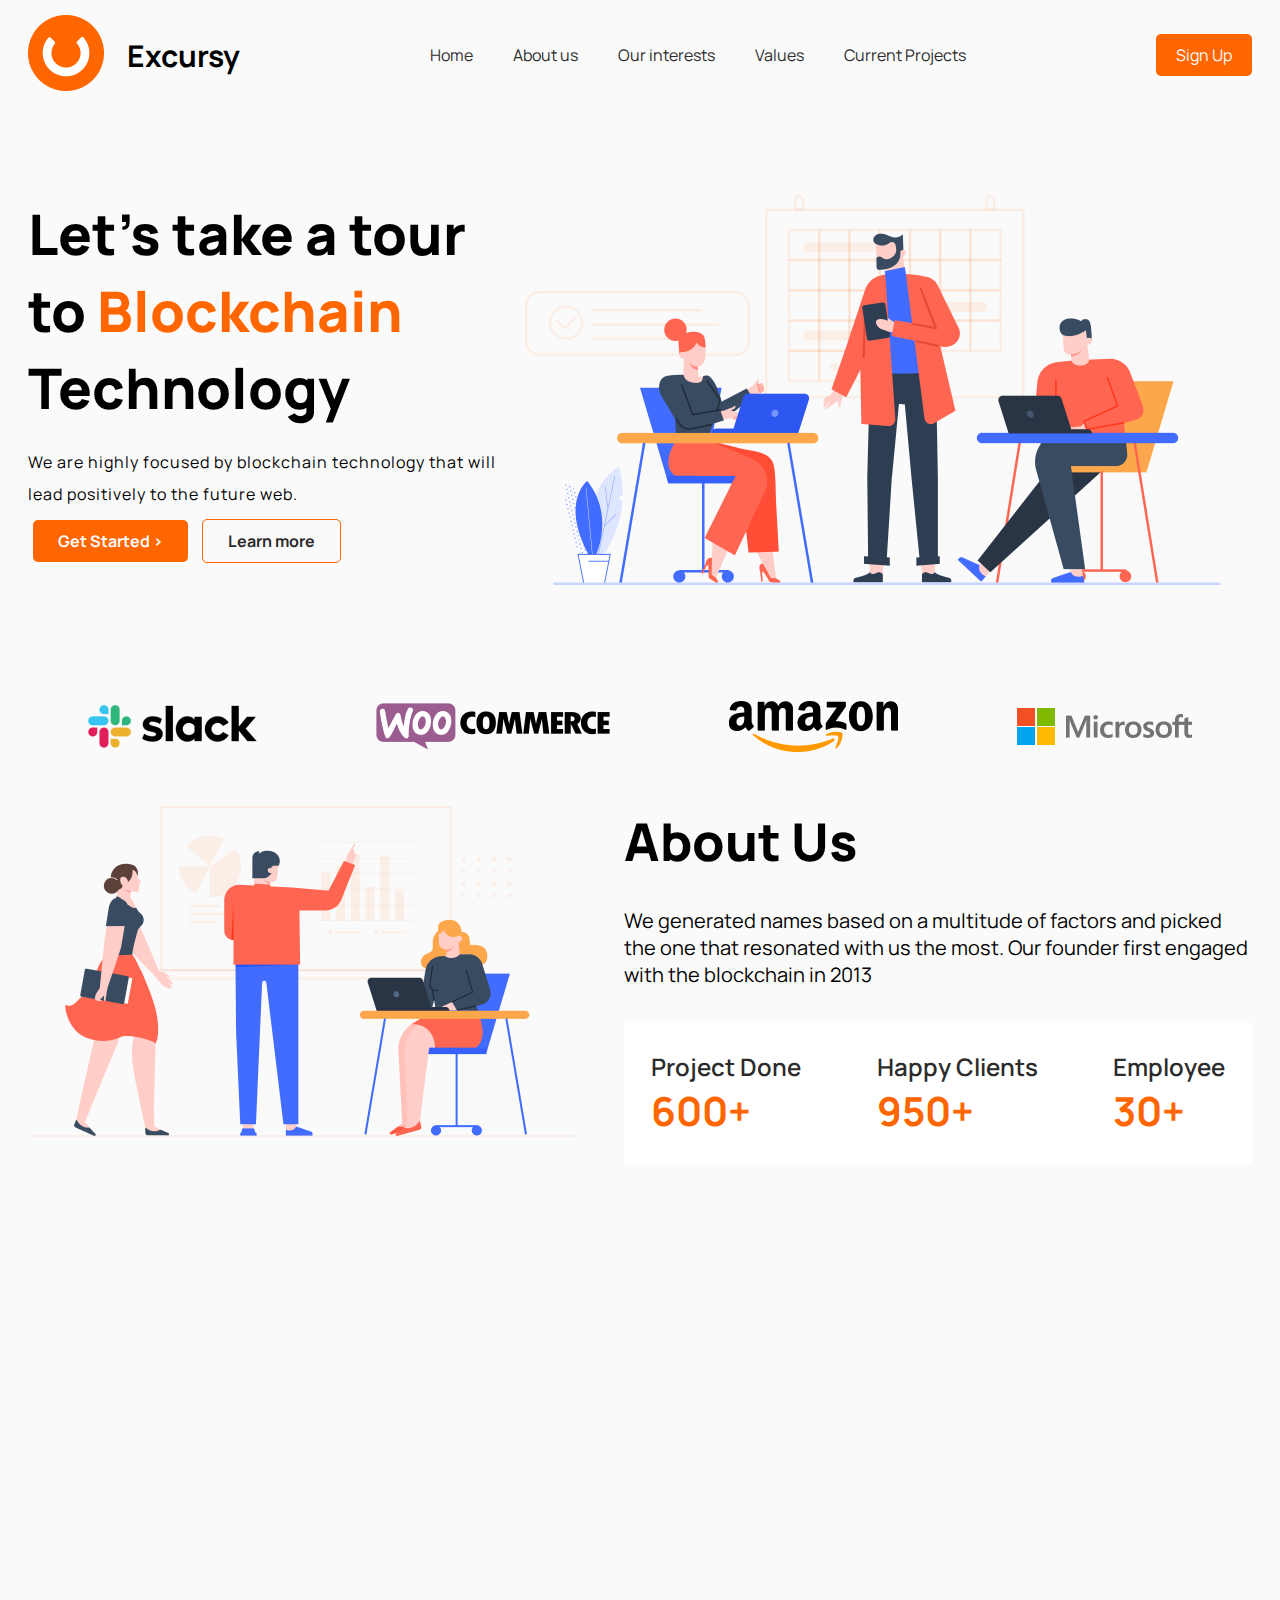
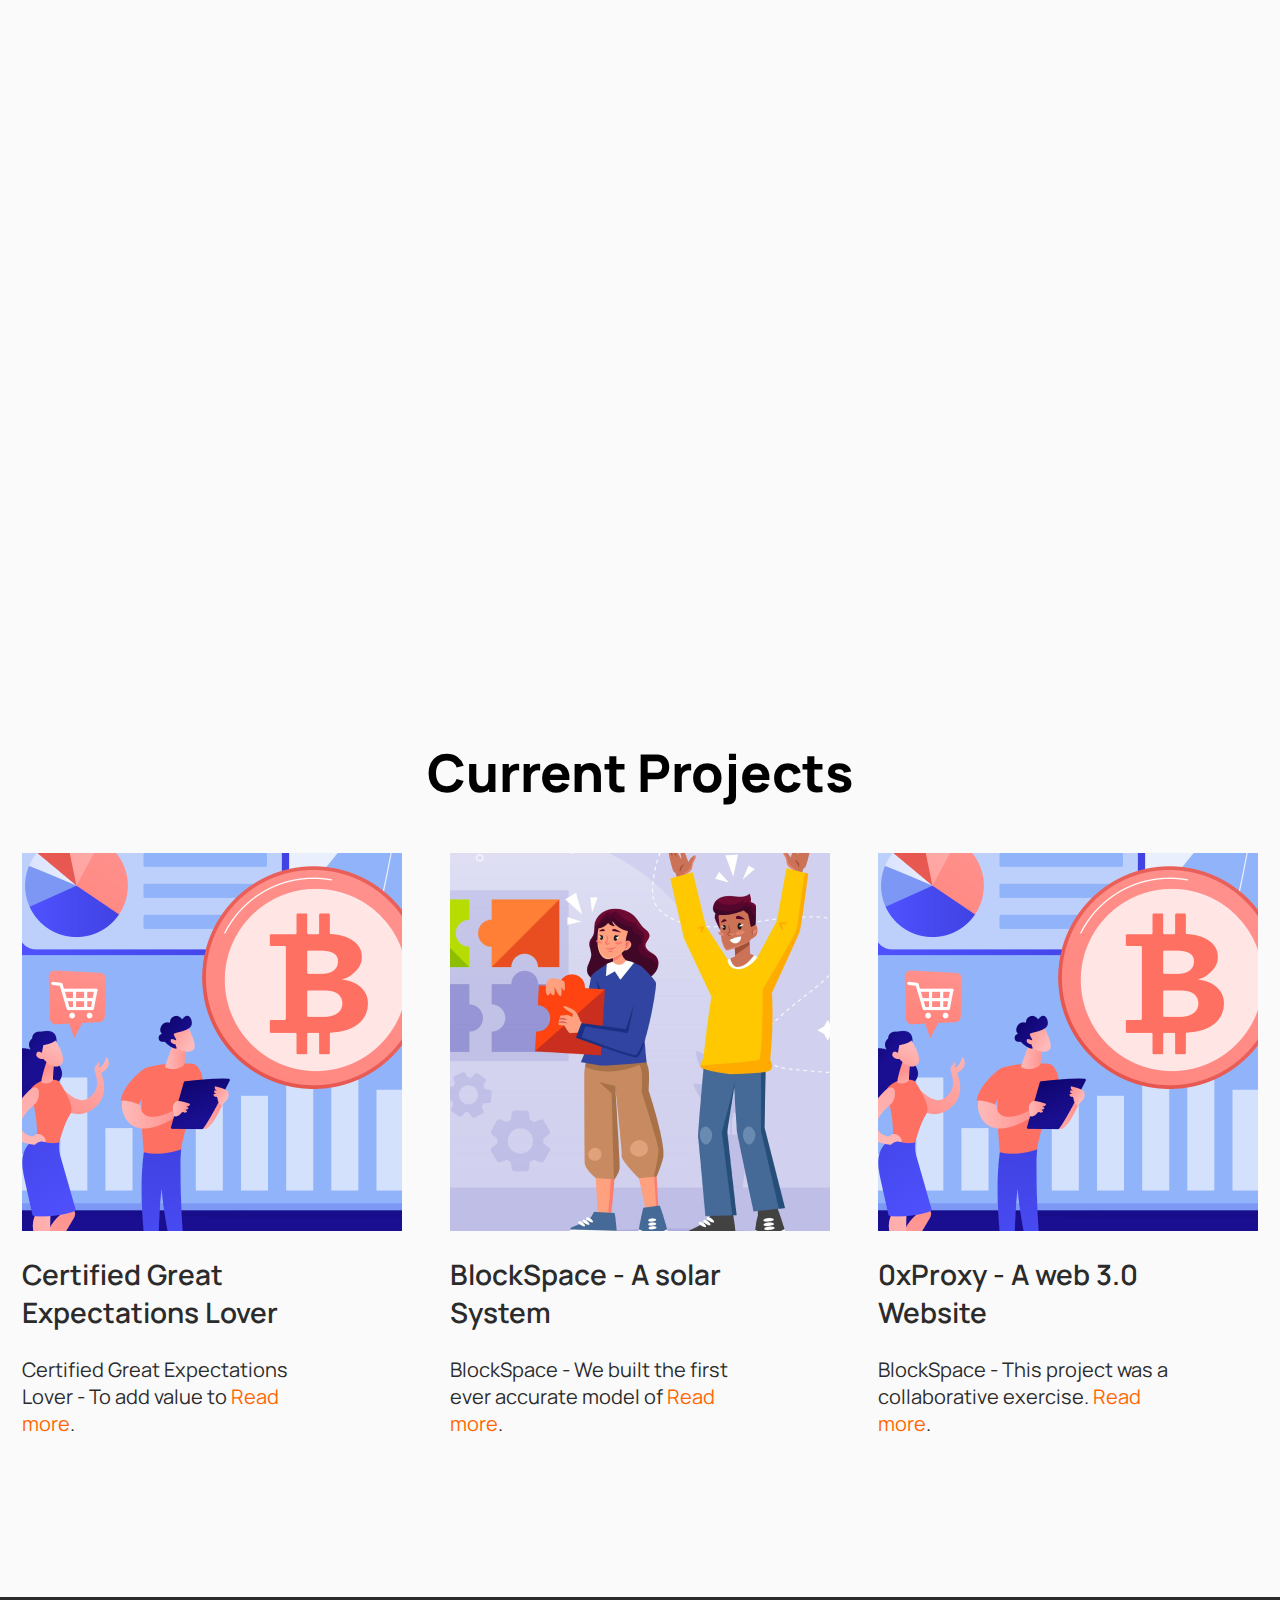
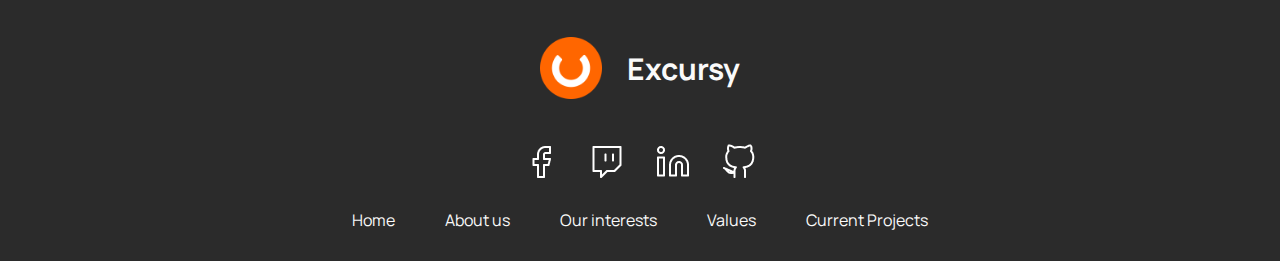
<file: index.html>
<!DOCTYPE html>
<html lang="en">

<head>
    <meta charset="UTF-8">
    <meta http-equiv="X-UA-Compatible" content="IE=edge">
    <meta name="viewport" content="width=device-width, initial-scale=1.0">
    <link rel="stylesheet" href="./css/style.css">
    <link href="https://unpkg.com/aos@2.3.1/dist/aos.css" rel="stylesheet">
    <link rel="stylesheet" href="https://pro.fontawesome.com/releases/v5.10.0/css/all.css"
    integrity="sha384-AYmEC3Yw5cVb3ZcuHtOA93w35dYTsvhLPVnYs9eStHfGJvOvKxVfELGroGkvsg+p" crossorigin="anonymous" />
    <title>Home</title>
</head>

<body>
    <div class="root">
        <header class="container">
            <div class="logo">
                <div class="img_logo_header">
                    <img class="logo_img" src="./image/image 17.png" alt="">
                </div>
                <div class="logo_text">
                    <p>Excursy</p>
                </div>
            </div>
            <div class="menu">
                <nav class="nav-header">
                    <ul>
                        <li><a href="">Home</a></li>
                        <li><a href="">About us</a></li>
                        <li><a href="">Our interests</a></li>
                        <li><a href="">Values</a></li>
                        <li><a href="">Current Projects</a></li>
                    </ul>
                </nav>
            </div>
            <div class="users">
                <a href="" class="sign_up">Sign Up</a>
            </div>
            <div class="navres">
                <span id="toggle" class="toggle">
                    
                        <img class="navbarimg" src="./image/navbar.png" alt="">
                        <i class="close far fa-times"></i>
                </span>
            </div>
        </header>
        <main class="container">
            <div class="banner">
                <div class="banner_text">
                    <div class="banner_title">
                        <p>Let’s take a
                            tour to <b>Blockchain</b>
                            Technology</p>
                    </div>
                    <div class="banner_content">
                        <p>We are highly focused by blockchain technology that will lead positively to the future web.
                        </p>
                    </div>
                    <div class="banner_function">
                        <a href="">Get Started ></a>
                        <a href="">Learn more</a>
                    </div>
                </div>
                <div class="banner_img">
                    <img src="./image/image 18.png" alt="">
                </div>
            </div>
            <div class="content">
                <div class="partner">
                    <div class="partner_img">
                        <img src="./image/image 14.png" alt="">
                    </div>
                    <div class="partner_img">
                        <img src="./image/image 15.png" alt="">
                    </div>
                    <div class="partner_img">
                        <img src="./image/image 16.png" alt="">
                    </div>
                    <div class="partner_img">
                        <img src="./image/Microsoft Logo.png" alt="">
                    </div>
                </div>
                <div class="about_us">
                    <div class="aboutus_img">
                        <img src="./image/About Us Illustration.png" alt="">
                    </div>
                    <div class="aboutus_text">
                        <div class="aboutus_title">
                            About Us
                        </div>
                        <div class="aboutus_content">
                            <p>
                                We generated names based on a multitude of factors and picked the one that resonated
                                with us the most. Our founder first engaged with the blockchain in 2013
                            </p>
                        </div>
                        <div class="aboutus_project">
                            <div class="project_main">
                                <p>Project Done</p>
                                <span>600+</span>
                            </div>
                            <div class="project_main">
                                <p>Happy Clients</p>
                                <span>950+</span>
                            </div>
                            <div class="project_main">
                                <p>Employee</p>
                                <span>30+</span>
                            </div>
                        </div>
                    </div>

                </div>
                <div data-aos="fade-up"
                data-aos-anchor-placement="top-bottom" class="Our_Interests">
                    <div class="title_Interests">
                        <p>Our Interests</p>
                    </div>
                    <div class="top_Our">
                        <p>
                            It's the norm these days to lay out a roadmap that gives stakeholders an
                            indication of the direction that the project aspires to go.
                            Inspired by Elon Musk’s 2006 masterplan, these are our skeleton ambitions.
                        </p>
                    </div>
                </div>
                <div class="target">
                    <div data-aos="fade-right" class="target_project">
                        <div class="tg_pro_img">
                            <img src="./image/Group 36846.png" alt="">
                        </div>
                        <div class="text_target">
                            <p class="title_target">Blockchain product </p>
                            <p class="description_target">
                                Create something novel that has never been done on the blockchain before Build a product
                            </p>
                            <div class="readMoreTarget">
                                <a href="" class="readMore_target">Read More</a>
                            </div>
                        </div>
                    </div>
                    <div data-aos="fade-down"  class="target_project">
                        <div class="tg_pro_img">
                            <img src="./image/Group 36851.png" alt="">
                        </div>
                        <div class="text_target">
                            <p class="title_target">Quality product </p>
                            <p class="description_target">
                                Create something novel that has never been done on the blockchain before Build a product
                            </p>
                            <div class="readMoreTarget">
                                <a href="" class="readMore_target">Read More</a>
                            </div>
                        </div>
                    </div>
                    <div data-aos="fade-left" class="target_project">
                        <div class="tg_pro_img">
                            <img src="./image/Group 36837.png" alt="">
                        </div>
                        <div class="text_target">
                            <p class="title_target">Viable product </p>
                            <p class="description_target">
                                Create something novel that has never been done on the blockchain before Build a product
                            </p>
                            <div class="readMoreTarget">
                                <a href="" class="readMore_target">Read More</a>

                            </div>
                        </div>
                    </div>
                </div>
                <div class="OurValues">
                    <div  data-aos="fade-right" class="img_OurValues">
                        <img src="./image/Our Values Illustration.png" alt="">
                    </div>
                    <div  data-aos="fade-left" class="textOurValues">
                        <div class="title_OurValues">
                            <p>Our Values</p>
                        </div>
                        <div class="description_Values">
                            <p>anftw is a hallmark. The team members may change, but the quality of our project
                                execution will not.An outstanding team can build a product in any industry. Don’t be
                                intimidated by incumbents.</p>
                        </div>
                        <div class="readMoreValues">
                            <a href="" class="values_Link">Read More</a>
                        </div>
                    </div>
                </div>
                <div class="currentProjects">
                    <div class="title_currenProjects">
                        <p>Current Projects</p>
                    </div>
                      <div class="main_current">
                        <div class="currentproject">
                            <div class="img_currentProject">
                                <img src="./image/Frame 36898.png" alt="">
                            </div>
                            <div class="text_currentprj">
                                <div class="name_currentprj">
                                    <p class="name_title">Certified Great Expectations Lover</p>
                                    <p class="name_description">Certified Great Expectations Lover - To add value to <a>Read more</a>.</p>
                                </div>
                            </div>
                        </div>
                        <div class="currentproject">
                            <div class="img_currentProject">
                                <img src="./image/Frame 36899.png" alt="">
                            </div>
                            <div class="text_currentprj">
                                <div class="name_currentprj">
                                    <p class="name_title">BlockSpace -
                                        A solar System</p>
                                    <p class="name_description">BlockSpace - We built the first ever accurate model of <a>Read more</a>. </p>
                                </div>
                            </div>
                        </div>
                        <div class="currentproject">
                            <div class="img_currentProject">
                                <img src="./image/Frame 36897.png" alt="">
                            </div>
                            <div class="text_currentprj">
                                <div class="name_currentprj">
                                    <p class="name_title">0xProxy - A web 3.0 Website</p>
                                    <p class="name_description">BlockSpace - This project was a collaborative exercise. <a>Read more</a>. </p>
                                </div>
                            </div>
                        </div>
                      </div>
                </div>
            </div>
        </main>
        <footer >
       <div class="footer">
           <div class="Rectangle"></div>
        <div class="main_footer">
            <div class="img_logo">
                <img class="logo_footer" src="./image/image 17.png" alt="">
                <div class="text_logo">
                    <p>Excursy</p>
                </div>
            </div>
            <div class="social_NetWork">
                <div class="icon_network">
                    <img src="./image/facebook.png" alt="">
                </div>
                <div class="icon_network">
                    <img src="./image/twitch.png" alt="">
                </div>
                <div class="icon_network">
                    <img src="./image/linkedin.png" alt="">
                </div>
                <div class="icon_network">
                    <img src="./image/github.png" alt="">
                </div>
            </div>
        </div>
        <div class="bottom_footer">
            <nav class="NavFooter">
                <ul>
                    <li class=""><a href="">Home</a></li>
                    <li class=""><a href="">About us</a></li>
                    <li class=""><a href="">Our interests</a></li>
                    <li class=""><a href="">Values</a></li>
                    <li class=""><a href="">Current Projects</a></li>
                </ul>
            </nav>
        </div>
       </div>
        </footer>
    </div>
    <script src="https://unpkg.com/aos@2.3.1/dist/aos.js"></script>
    <script src="https://code.jquery.com/jquery-3.6.0.js" integrity="sha256-H+K7U5CnXl1h5ywQfKtSj8PCmoN9aaq30gDh27Xc0jk=" crossorigin="anonymous"></script>
    <script src="./js/app.js"></script>

</body>

</html>
</file>
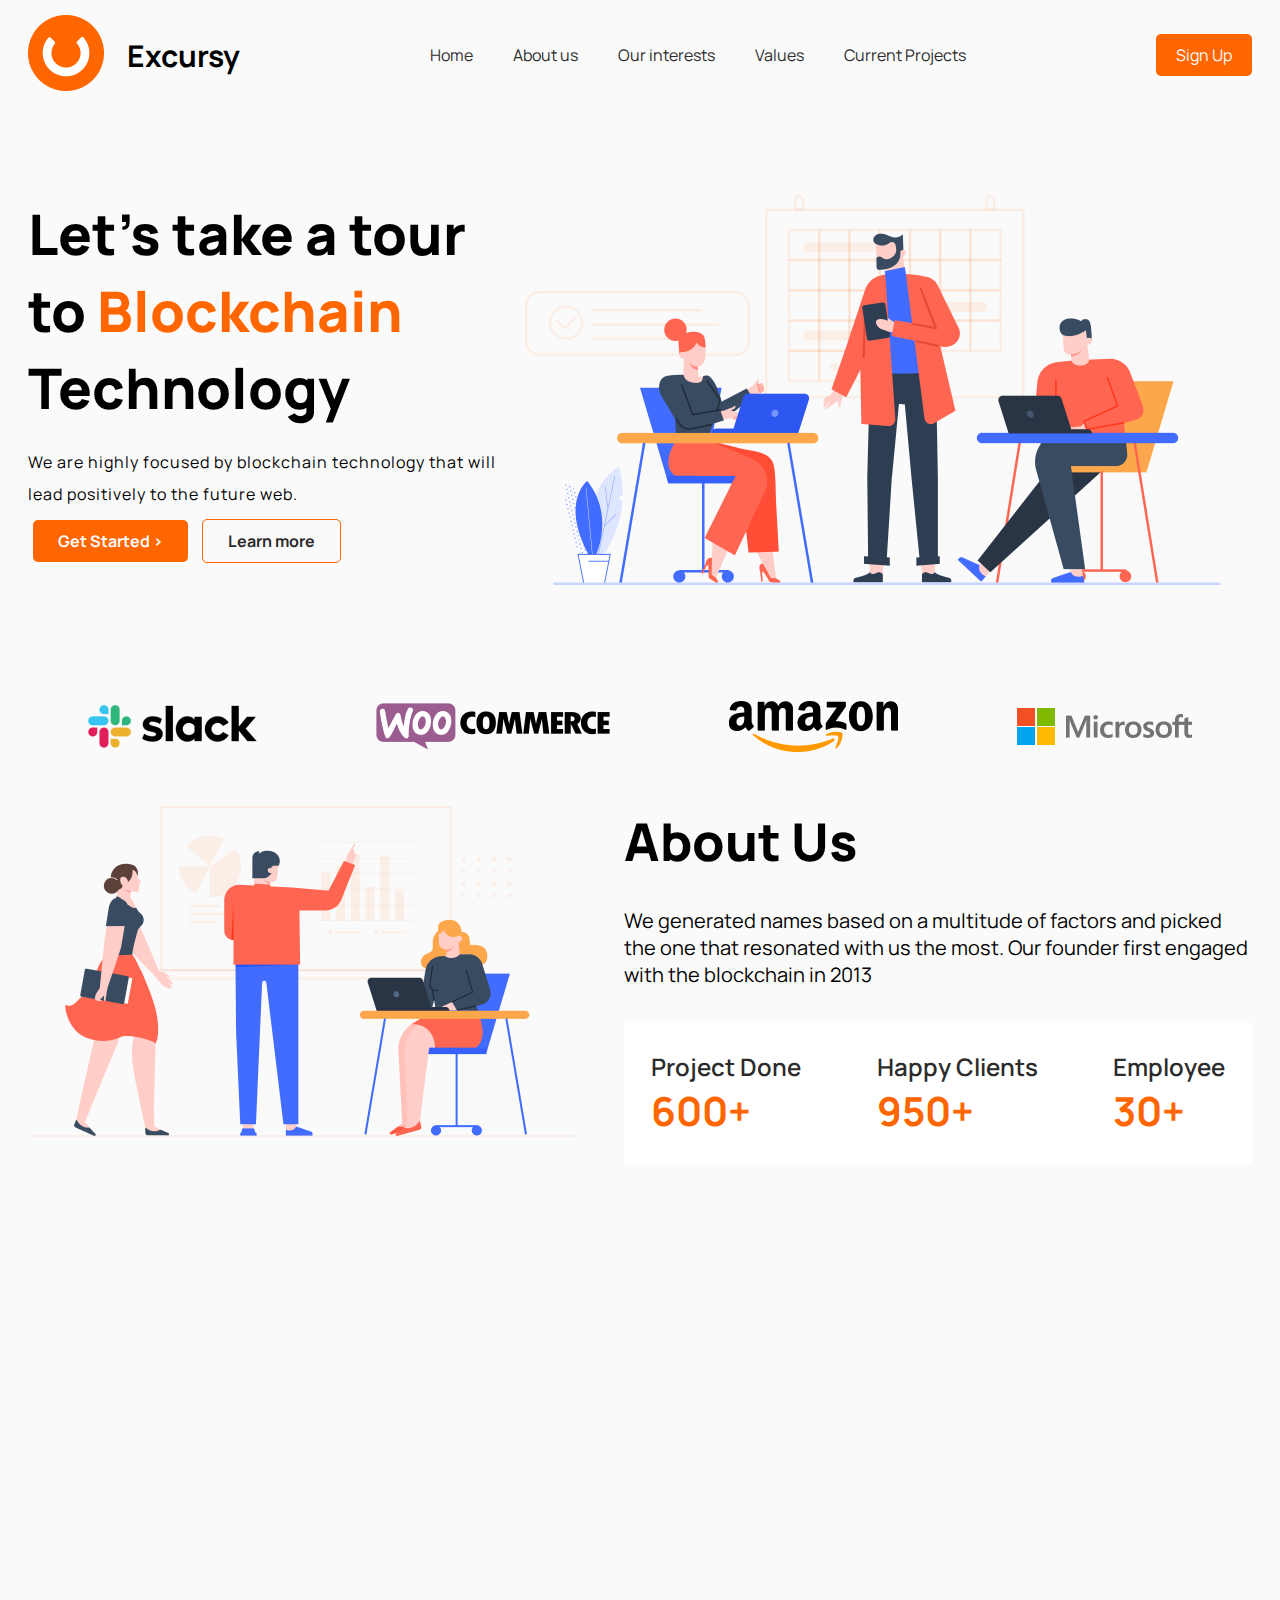
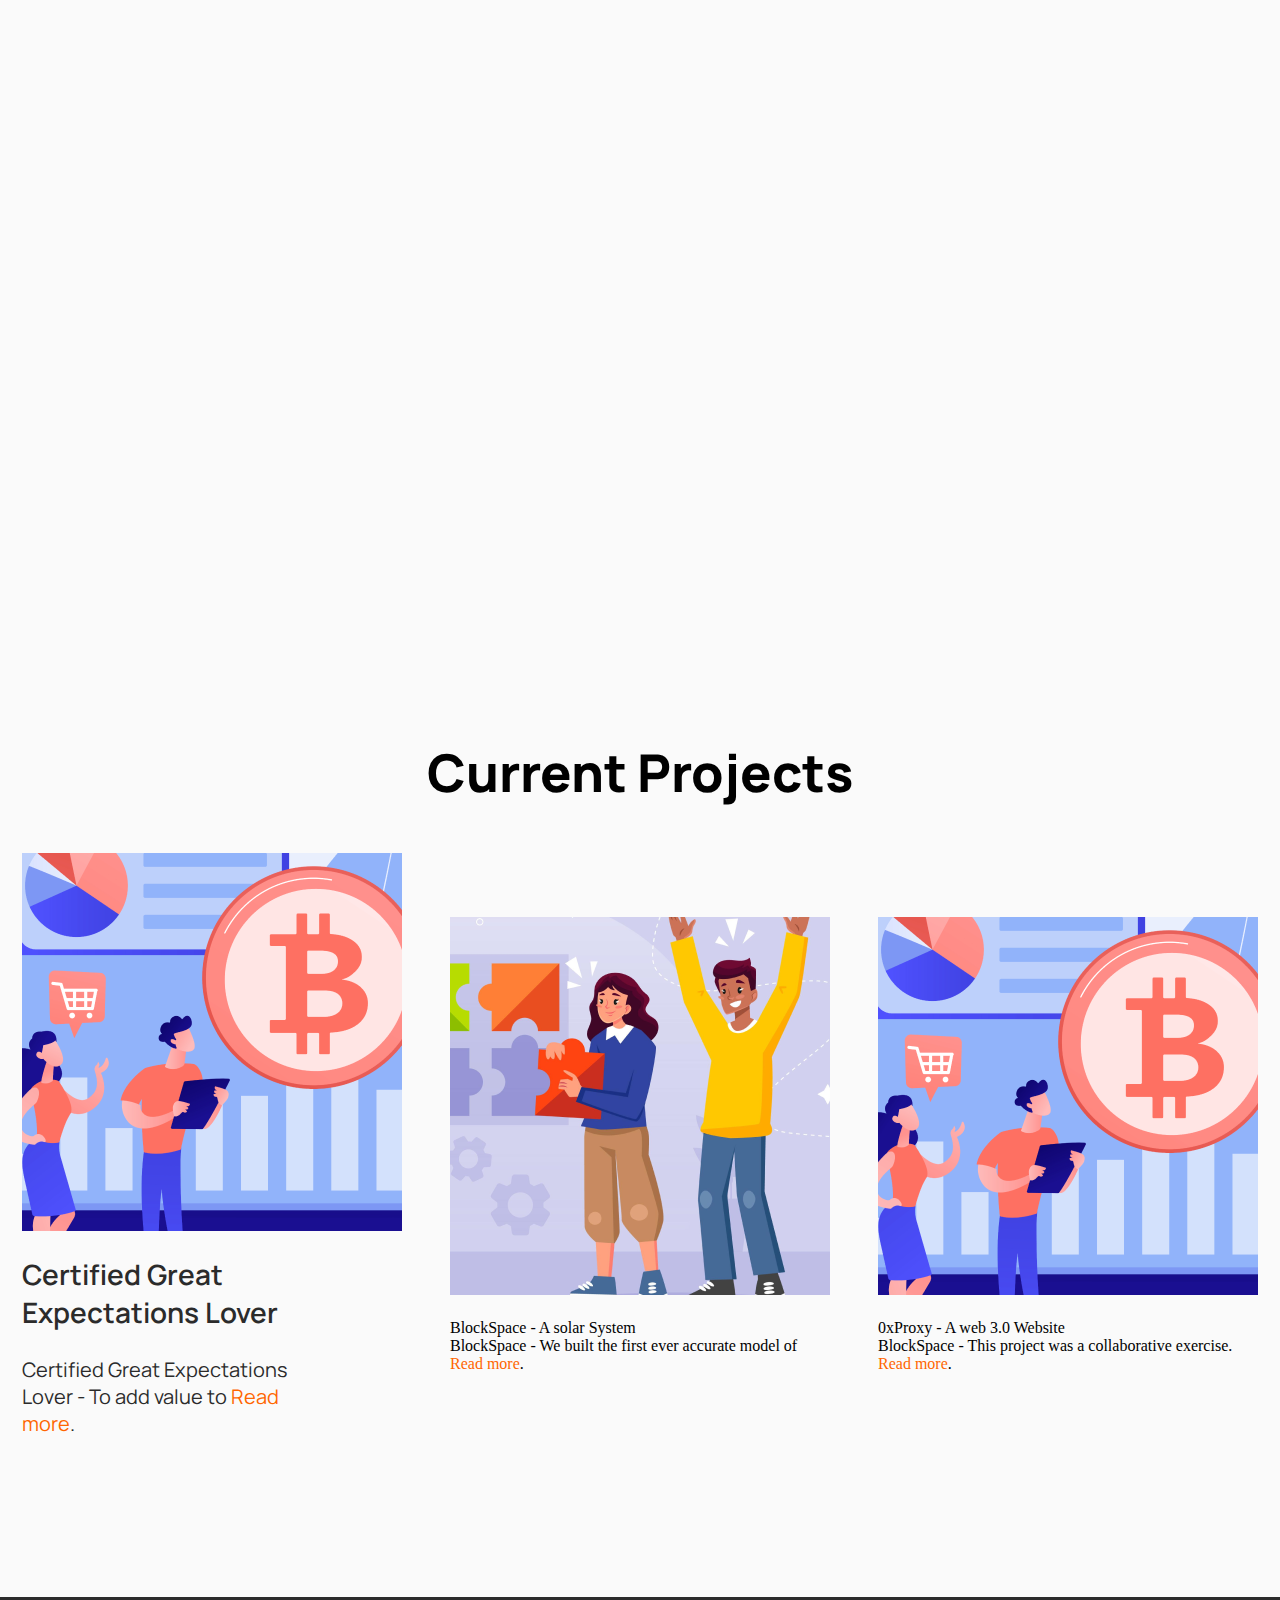
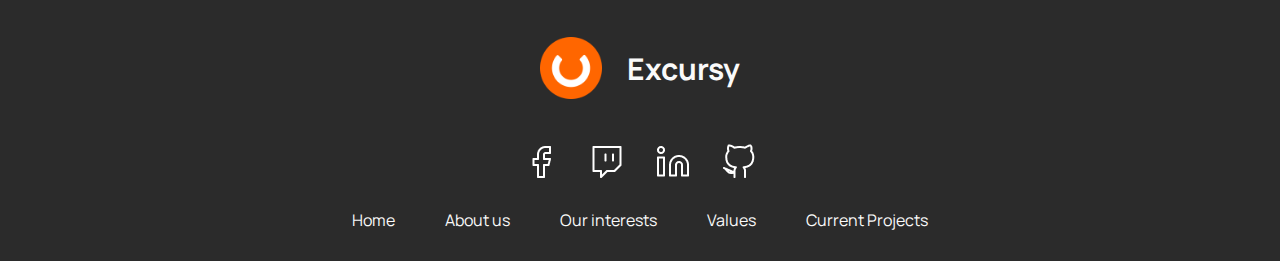
<file: html/index.html>
<!DOCTYPE html>
<html lang="en">

<head>
    <meta charset="UTF-8">
    <meta http-equiv="X-UA-Compatible" content="IE=edge">
    <meta name="viewport" content="width=device-width, initial-scale=1.0">
    <link rel="stylesheet" href="../css/style.css">
    <link href="https://unpkg.com/aos@2.3.1/dist/aos.css" rel="stylesheet">
    <link rel="stylesheet" href="https://pro.fontawesome.com/releases/v5.10.0/css/all.css"
    integrity="sha384-AYmEC3Yw5cVb3ZcuHtOA93w35dYTsvhLPVnYs9eStHfGJvOvKxVfELGroGkvsg+p" crossorigin="anonymous" />
    <title>Home</title>
</head>

<body>
    <div class="root">
        <header class="container">
            <div class="logo">
                <div class="img_logo_header">
                    <img class="logo_img" src="../image/image 17.png" alt="">
                </div>
                <div class="logo_text">
                    <p>Excursy</p>
                </div>
            </div>
            <div class="menu">
                <nav class="nav-header">
                    <ul>
                        <li><a href="">Home</a></li>
                        <li><a href="">About us</a></li>
                        <li><a href="">Our interests</a></li>
                        <li><a href="">Values</a></li>
                        <li><a href="">Current Projects</a></li>
                    </ul>
                </nav>
            </div>
            <div class="users">
                <a href="" class="sign_up">Sign Up</a>
            </div>
            <div class="navres">
                <span id="toggle" class="toggle">
                    
                        <img class="navbarimg" src="../image/navbar.png" alt="">
                        <i class="close far fa-times"></i>
                </span>
            </div>
        </header>
        <main class="container">
            <div class="banner">
                <div class="banner_text">
                    <div class="banner_title">
                        <p>Let’s take a
                            tour to <b>Blockchain</b>
                            Technology</p>
                    </div>
                    <div class="banner_content">
                        <p>We are highly focused by blockchain technology that will lead positively to the future web.
                        </p>
                    </div>
                    <div class="banner_function">
                        <a href="">Get Started ></a>
                        <a href="">Learn more</a>
                    </div>
                </div>
                <div class="banner_img">
                    <img src="../image/image 18.png" alt="">
                </div>
            </div>
            <div class="content">
                <div class="partner">
                    <div class="partner_img">
                        <img src="../image/image 14.png" alt="">
                    </div>
                    <div class="partner_img">
                        <img src="../image/image 15.png" alt="">
                    </div>
                    <div class="partner_img">
                        <img src="../image/image 16.png" alt="">
                    </div>
                    <div class="partner_img">
                        <img src="../image/Microsoft Logo.png" alt="">
                    </div>
                </div>
                <div class="about_us">
                    <div class="aboutus_img">
                        <img src="../image/About Us Illustration.png" alt="">
                    </div>
                    <div class="aboutus_text">
                        <div class="aboutus_title">
                            About Us
                        </div>
                        <div class="aboutus_content">
                            <p>
                                We generated names based on a multitude of factors and picked the one that resonated
                                with us the most. Our founder first engaged with the blockchain in 2013
                            </p>
                        </div>
                        <div class="aboutus_project">
                            <div class="project_main">
                                <p>Project Done</p>
                                <span>600+</span>
                            </div>
                            <div class="project_main">
                                <p>Happy Clients</p>
                                <span>950+</span>
                            </div>
                            <div class="project_main">
                                <p>Employee</p>
                                <span>30+</span>
                            </div>
                        </div>
                    </div>

                </div>
                <div data-aos="fade-up"
                data-aos-anchor-placement="top-bottom" class="Our_Interests">
                    <div class="title_Interests">
                        <p>Our Interests</p>
                    </div>
                    <div class="top_Our">
                        <p>
                            It's the norm these days to lay out a roadmap that gives stakeholders an
                            indication of the direction that the project aspires to go.
                            Inspired by Elon Musk’s 2006 masterplan, these are our skeleton ambitions.
                        </p>
                    </div>
                </div>
                <div class="target">
                    <div data-aos="fade-right" class="target_project">
                        <div class="tg_pro_img">
                            <img src="../image/Group 36846.png" alt="">
                        </div>
                        <div class="text_target">
                            <p class="title_target">Blockchain product </p>
                            <p class="description_target">
                                Create something novel that has never been done on the blockchain before Build a product
                            </p>
                            <div class="readMoreTarget">
                                <a href="" class="readMore_target">Read More</a>
                            </div>
                        </div>
                    </div>
                    <div data-aos="fade-down"  class="target_project">
                        <div class="tg_pro_img">
                            <img src="../image/Group 36851.png" alt="">
                        </div>
                        <div class="text_target">
                            <p class="title_target">Quality product </p>
                            <p class="description_target">
                                Create something novel that has never been done on the blockchain before Build a product
                            </p>
                            <div class="readMoreTarget">
                                <a href="" class="readMore_target">Read More</a>
                            </div>
                        </div>
                    </div>
                    <div data-aos="fade-left" class="target_project">
                        <div class="tg_pro_img">
                            <img src="../image/Group 36837.png" alt="">
                        </div>
                        <div class="text_target">
                            <p class="title_target">Viable product </p>
                            <p class="description_target">
                                Create something novel that has never been done on the blockchain before Build a product
                            </p>
                            <div class="readMoreTarget">
                                <a href="" class="readMore_target">Read More</a>

                            </div>
                        </div>
                    </div>
                </div>
                <div class="OurValues">
                    <div  data-aos="fade-right" class="img_OurValues">
                        <img src="../image/Our Values Illustration.png" alt="">
                    </div>
                    <div  data-aos="fade-left" class="textOurValues">
                        <div class="title_OurValues">
                            <p>Our Values</p>
                        </div>
                        <div class="description_Values">
                            <p>anftw is a hallmark. The team members may change, but the quality of our project
                                execution will not.An outstanding team can build a product in any industry. Don’t be
                                intimidated by incumbents.</p>
                        </div>
                        <div class="readMoreValues">
                            <a href="" class="values_Link">Read More</a>
                        </div>
                    </div>
                </div>
                <div class="currentProjects">
                    <div class="title_currenProjects">
                        <p>Current Projects</p>
                    </div>
                      <div class="main_current">
                        <div class="currentproject">
                            <div class="img_currentProject">
                                <img src="../image/Frame 36898.png" alt="">
                            </div>
                            <div class="text_currentprj">
                                <div class="name_currentprj">
                                    <p class="name_title">Certified Great Expectations Lover</p>
                                    <p class="name_description">Certified Great Expectations Lover - To add value to <a>Read more</a>.</p>
                                </div>
                            </div>
                        </div>
                        <div class="currentproject">
                            <div class="img_currentProject">
                                <img src="../image/Frame 36899.png" alt="">
                            </div>
                            <div class="text_currentprj">
                                <div class="name_currentprj">
                                    <p>BlockSpace -
                                        A solar System</p>
                                    <p>BlockSpace - We built the first ever accurate model of <a>Read more</a>. </p>
                                </div>
                            </div>
                        </div>
                        <div class="currentproject">
                            <div class="img_currentProject">
                                <img src="../image/Frame 36897.png" alt="">
                            </div>
                            <div class="text_currentprj">
                                <div class="name_currentprj">
                                    <p>0xProxy - A web 3.0 Website</p>
                                    <p>BlockSpace - This project was a collaborative exercise. <a>Read more</a>. </p>
                                </div>
                            </div>
                        </div>
                      </div>
                </div>
            </div>
        </main>
        <footer >
       <div class="footer">
           <div class="Rectangle"></div>
        <div class="main_footer">
            <div class="img_logo">
                <img class="logo_footer" src="../image/image 17.png" alt="">
                <div class="text_logo">
                    <p>Excursy</p>
                </div>
            </div>
            <div class="social_NetWork">
                <div class="icon_network">
                    <img src="../image/facebook.png" alt="">
                </div>
                <div class="icon_network">
                    <img src="../image/twitch.png" alt="">
                </div>
                <div class="icon_network">
                    <img src="../image/linkedin.png" alt="">
                </div>
                <div class="icon_network">
                    <img src="../image/github.png" alt="">
                </div>
            </div>
        </div>
        <div class="bottom_footer">
            <nav class="NavFooter">
                <ul>
                    <li class=""><a href="">Home</a></li>
                    <li class=""><a href="">About us</a></li>
                    <li class=""><a href="">Our interests</a></li>
                    <li class=""><a href="">Values</a></li>
                    <li class=""><a href="">Current Projects</a></li>
                </ul>
            </nav>
        </div>
       </div>
        </footer>
    </div>
    <script src="https://unpkg.com/aos@2.3.1/dist/aos.js"></script>
    <script src="https://code.jquery.com/jquery-3.6.0.js" integrity="sha256-H+K7U5CnXl1h5ywQfKtSj8PCmoN9aaq30gDh27Xc0jk=" crossorigin="anonymous"></script>
    <script src="../js/app.js"></script>

</body>

</html>
</file>
<file: css/style.css>
* {
  -webkit-box-sizing: border-box;
          box-sizing: border-box;
  margin: 0;
  padding: 0;
}

body {
  background-color: #FAFAFA;
}

@font-face {
  font-family: ManropeFont-bold;
  src: url(../font/Manrope-Bold.ttf);
}

@font-face {
  font-family: ManropeFont-ExtraBold;
  src: url(../font/Manrope-ExtraBold.ttf);
}

@font-face {
  font-family: ManropeFont-Extralight;
  src: url(../font/Manrope-ExtraLight.ttf);
}

@font-face {
  font-family: ManropeFont-light;
  src: url(../font/Manrope-Light.ttf);
}

@font-face {
  font-family: ManropeFont-Medium;
  src: url(../font/Manrope-Medium.ttf);
}

@font-face {
  font-family: ManropeFont-Regular;
  src: url(../font/Manrope-Regular.ttf);
}

@font-face {
  font-family: ManropeFont-Semibold;
  src: url(../font/Manrope-SemiBold.ttf);
}

header {
  display: -webkit-box;
  display: -ms-flexbox;
  display: flex;
  -webkit-box-pack: justify;
      -ms-flex-pack: justify;
          justify-content: space-between;
  -webkit-box-align: center;
      -ms-flex-align: center;
          align-items: center;
  padding-top: 15px;
}

header .logo {
  display: -webkit-box;
  display: -ms-flexbox;
  display: flex;
  -webkit-box-align: center;
      -ms-flex-align: center;
          align-items: center;
}

header .logo_img {
  width: 76px;
  height: 76px;
}

header .logo_text {
  font-family: ManropeFont-bold;
  font-size: 30px;
  margin-left: 23px;
}

header .nav-header ul {
  display: -webkit-box;
  display: -ms-flexbox;
  display: flex;
}

header .nav-header ul li {
  list-style: none;
  padding: 10px 20px;
}

header .nav-header ul li a {
  text-decoration: none;
  color: #2B2B2B;
  font-family: ManropeFont-Regular;
}

header .nav-header ul li a:hover {
  color: #FF6600;
  -webkit-transition: 0.3s;
  transition: 0.3s;
}

header .users a {
  text-decoration: none;
  background-color: #FF6600;
  padding: 10px 20px;
  font-family: ManropeFont-Regular;
  border-radius: 5px;
  color: #FAFAFA;
}

header .users a:hover {
  background-color: #FAFAFA;
  color: #FF6600;
  border: 1px solid #FF6600;
  -webkit-transition: 0.3s;
  transition: 0.3s;
}

.root {
  max-width: 100%;
  margin: auto;
  background-color: #FAFAFA;
}

main {
  margin-top: 120px;
}

.banner {
  display: -webkit-box;
  display: -ms-flexbox;
  display: flex;
  margin-top: 100px;
}

.banner_title {
  font-family: ManropeFont-ExtraBold;
  font-size: 56px;
}

.banner_title b {
  color: #FF6600;
}

.banner_content {
  margin-top: 20px;
  font-family: ManropeFont-Regular;
}

.banner_content p {
  line-height: 2;
  letter-spacing: 1px;
}

.banner_function {
  margin-top: 20px;
}

.banner_function a {
  background-color: #FF6600;
  color: #FAFAFA;
  font-family: ManropeFont-bold;
  font-size: 16px;
  text-decoration: none;
  padding: 10px 25px;
  border-radius: 5px;
  margin: 5px;
}

.banner_function a:first-child:hover {
  background-color: #FAFAFA;
  border: 1px solid #FF6600;
  color: #2B2B2B;
  -webkit-transition: 0.4s;
  transition: 0.4s;
}

.banner_img img {
  max-width: 739px;
  max-height: 390px;
}

.banner_function a:last-child {
  background-color: #FAFAFA;
  color: #2B2B2B;
  border: 1px solid #FF6600;
}

.banner_function a:last-child:hover {
  background-color: #FF6600;
  color: #FAFAFA;
  -webkit-transition: 0.4s;
  transition: 0.4s;
}

.content {
  margin-top: 7rem;
}

.partner {
  display: -webkit-box;
  display: -ms-flexbox;
  display: flex;
  -ms-flex-pack: distribute;
      justify-content: space-around;
  -webkit-box-align: center;
      -ms-flex-align: center;
          align-items: center;
}

.aboutus_text {
  margin-left: 50px;
}

.about_us {
  display: -webkit-box;
  display: -ms-flexbox;
  display: flex;
  margin-top: 50px;
}

.aboutus_img {
  width: 546px;
}

.aboutus_title {
  font-family: ManropeFont-ExtraBold;
  font-size: 52px;
}

.aboutus_content {
  margin-top: 30px;
}

.aboutus_content p {
  font-family: ManropeFont-Regular;
  font-size: 20px;
}

.aboutus_project {
  display: -webkit-box;
  display: -ms-flexbox;
  display: flex;
  -webkit-box-pack: justify;
      -ms-flex-pack: justify;
          justify-content: space-between;
  margin-top: 35px;
}

.aboutus_project {
  background-color: #FFF;
  padding: 27px;
}

.aboutus_project p {
  font-family: ManropeFont-Semibold;
  font-size: 24px;
  color: #2B2B2B;
}

.aboutus_project span {
  font-family: ManropeFont-Bold;
  font-size: 40px;
  color: #FF6600;
}

.Our_Interests {
  margin-top: 30px;
}

.title_Interests {
  color: #2B2B2B;
  font-family: ManropeFont-ExtraBold;
  font-size: 52px;
  text-align: center;
}

.top_Our {
  font-family: ManropeFont-Regular;
  font-size: 20px;
  text-align: center;
}

.top_Our p {
  margin: auto;
  width: 62%;
  line-height: 2;
}

.target {
  display: -webkit-box;
  display: -ms-flexbox;
  display: flex;
  -webkit-box-pack: justify;
      -ms-flex-pack: justify;
          justify-content: space-between;
}

.target_project {
  background-color: #FFF;
  width: 380px;
  height: 386px;
  margin: 15px 0;
  padding: 40px;
  border-radius: 8px;
}

.title_target {
  font-family: ManropeFont-ExtraBold;
  font-size: 28px;
  color: #2B2B2B;
  margin-top: 20px;
}

.description_target {
  font-family: ManropeFont-Regular;
  color: #5b5b5b;
  line-height: 1.5;
  margin-top: 15px;
}

.readMoreTarget {
  margin-top: 20px;
}

.readMore_target {
  font-family: ManropeFont-SemiBold;
  color: #FF6600;
  text-decoration: none;
  font-size: 18px;
}

.OurValues {
  display: -webkit-box;
  display: -ms-flexbox;
  display: flex;
  margin-top: 8rem;
}

.img_OurValues {
  width: 513px;
}

.title_OurValues {
  font-family: ManropeFont-ExtraBold;
  font-size: 52px;
  color: #2B2B2B;
}

.textOurValues {
  margin-left: 70px;
  margin-top: 15px;
}

.description_Values {
  font-family: ManropeFont-Regular;
  font-size: 20px;
  color: #5b5b5b;
  line-height: 1.8;
}

.readMoreValues {
  margin-top: 45px;
}

.values_Link {
  background-color: #FF6600;
  color: #FFF;
  text-decoration: none;
  padding: 15px 20px;
  border-radius: 8px;
  font-family: ManropeFont-SemiBold;
}

.currentProjects {
  margin-top: 50px;
}

.title_currenProjects {
  font-family: ManropeFont-ExtraBold;
  font-size: 52px;
  text-align: center;
}

.main_current {
  margin-top: 45px;
  display: -webkit-box;
  display: -ms-flexbox;
  display: flex;
  -webkit-box-align: center;
      -ms-flex-align: center;
          align-items: center;
  -webkit-box-pack: center;
      -ms-flex-pack: center;
          justify-content: center;
  gap: 3rem;
}

.currentproject {
  -webkit-box-align: center;
      -ms-flex-align: center;
          align-items: center;
}

.text_currentprj {
  margin-top: 20px;
}

.name_currentprj .name_title {
  font-family: ManropeFont-SemiBold;
  font-size: 28px;
  color: #2B2B2B;
  width: 75%;
}

.name_currentprj .name_description {
  font-family: ManropeFont-Regular;
  font-size: 20px;
  color: #2B2B2B;
  margin-top: 25px;
  width: 80%;
}

.name_currentprj p a:last-child {
  color: #FF6600;
}

footer {
  margin-top: 10rem;
  background-color: #2B2B2B;
  width: 100%;
}

footer .img_logo {
  display: -webkit-box;
  display: -ms-flexbox;
  display: flex;
  -webkit-box-align: center;
      -ms-flex-align: center;
          align-items: center;
  -webkit-box-pack: center;
      -ms-flex-pack: center;
          justify-content: center;
  padding-top: 40px;
  padding-bottom: 20px;
}

footer .text_logo p {
  font-family: ManropeFont-Bold;
  color: #FAFAFA;
  font-size: 30px;
  margin-left: 25px;
}

footer .img_logo img {
  width: 62px;
}

footer .social_NetWork {
  display: -webkit-box;
  display: -ms-flexbox;
  display: flex;
  -webkit-box-pack: center;
      -ms-flex-pack: center;
          justify-content: center;
  -webkit-box-align: center;
      -ms-flex-align: center;
          align-items: center;
}

footer .icon_network {
  margin: 25px 15px;
}

footer .NavFooter ul {
  display: -webkit-box;
  display: -ms-flexbox;
  display: flex;
  -webkit-box-pack: center;
      -ms-flex-pack: center;
          justify-content: center;
  -webkit-box-align: center;
      -ms-flex-align: center;
          align-items: center;
}

footer .NavFooter ul li {
  list-style: none;
  padding-bottom: 30px;
}

footer .NavFooter ul li a {
  text-decoration: none;
  color: #FAFAFA;
  margin: 10px 25px;
  font-family: ManropeFont-Regular;
}

/* Large Screens */
.navres {
  display: none;
}

.close {
  font-size: 30px;
}

.toggle .navbarimg {
  display: block;
}

.toggle .close {
  display: none;
}

.toggleblock .navbarimg {
  display: none;
}

.toggleblock .close {
  cursor: pointer;
  display: block;
  z-index: 100;
}

@media only screen and (min-width: 1824px) {
  .container {
    max-width: 1440px;
    margin: auto;
  }
}

/*  Laptop */
@media only screen and (min-width: 1224px) {
  .container {
    max-width: 1224px;
    margin: auto;
  }
  .footer {
    max-width: 1224px;
    margin: auto;
  }
}

/* Ipad */
@media only screen and (max-width: 768px) {
  .container {
    max-width: 700px;
    margin: auto;
  }
  .nav-header {
    display: none;
  }
  .menuResponsive .nav-header {
    display: -webkit-box;
    display: -ms-flexbox;
    display: flex;
  }
  .menuResponsive .nav-header ul {
    -webkit-box-orient: vertical;
    -webkit-box-direction: normal;
        -ms-flex-direction: column;
            flex-direction: column;
    text-align: center;
    position: absolute;
    margin: auto;
    z-index: 100;
    width: 100%;
    height: 100%;
    background-color: #fff;
    top: 0;
    left: 0;
    padding-top: 130px;
    -webkit-transition: 0.5s;
    transition: 0.5s;
    -webkit-animation: scrollAnimation 0.1s;
            animation: scrollAnimation 0.1s;
    overflow: hidden;
  }
  .users {
    display: none;
  }
  header .logo_img {
    width: 44px;
    height: 44px;
  }
  .navres {
    display: block;
    cursor: pointer;
  }
  .toggleblock .close {
    cursor: pointer;
    display: block;
    position: absolute;
    z-index: 101;
    left: 90%;
    top: 3%;
  }
  .toggleblock .close:focus {
    -webkit-transition: 0.4s;
    transition: 0.4s;
  }
  .banner {
    display: -webkit-box;
    display: -ms-flexbox;
    display: flex;
    -webkit-box-orient: vertical;
    -webkit-box-direction: normal;
        -ms-flex-direction: column;
            flex-direction: column;
  }
  .banner_title {
    text-align: center;
    font-size: 36px;
  }
  .banner_content {
    text-align: center;
    font-size: 14px;
  }
  .banner_img {
    margin: auto;
  }
  .banner_img img {
    width: 309px;
    height: 164px;
  }
  .banner_function {
    margin: auto;
    text-align: center;
    padding: 20px 0;
  }
  .banner_function a {
    padding: 5px 20px;
    font-size: 14px;
  }
  .partner_img img {
    width: 65px;
    height: 20px;
  }
  .about_us {
    -webkit-box-orient: vertical;
    -webkit-box-direction: normal;
        -ms-flex-direction: column;
            flex-direction: column;
  }
  .aboutus_img {
    margin: auto;
    text-align: center;
  }
  .aboutus_img img {
    width: 410px;
    margin-left: -125px;
  }
  .aboutus_title {
    text-align: center;
    font-size: 24px;
  }
  .aboutus_content p {
    font-size: 14px;
    text-align: center;
  }
  .aboutus_project {
    -webkit-box-orient: vertical;
    -webkit-box-direction: normal;
        -ms-flex-direction: column;
            flex-direction: column;
    margin: auto;
    background-color: #FAFAFA;
    width: 300px;
  }
  .project_main {
    display: -webkit-box;
    display: -ms-flexbox;
    display: flex;
    -webkit-box-orient: horizontal;
    -webkit-box-direction: reverse;
        -ms-flex-direction: row-reverse;
            flex-direction: row-reverse;
    -webkit-box-align: center;
        -ms-flex-align: center;
            align-items: center;
    -webkit-box-pack: justify;
        -ms-flex-pack: justify;
            justify-content: space-between;
  }
  .project_main p {
    font-size: 16px;
  }
  .project_main span {
    font-size: 18px;
    padding: 10px;
    border-radius: 6px;
    gap: 10px;
    margin: 20px 0;
    background-color: #FFEDE6;
  }
  .title_Interests {
    font-size: 24px;
  }
  .top_Our p {
    font-size: 12px;
  }
  .target {
    -webkit-box-orient: vertical;
    -webkit-box-direction: normal;
        -ms-flex-direction: column;
            flex-direction: column;
    -webkit-box-align: center;
        -ms-flex-align: center;
            align-items: center;
  }
  .target_project {
    display: -webkit-box;
    display: -ms-flexbox;
    display: flex;
    gap: 15px;
  }
  .text_target {
    margin-top: -25px;
  }
  .OurValues {
    -webkit-box-orient: vertical;
    -webkit-box-direction: normal;
        -ms-flex-direction: column;
            flex-direction: column;
  }
  .img_OurValues {
    display: -webkit-box;
    display: -ms-flexbox;
    display: flex;
    -webkit-box-align: center;
        -ms-flex-align: center;
            align-items: center;
    margin: auto;
  }
  .img_OurValues img {
    width: 399px;
  }
  .textOurValues {
    margin-left: 0;
  }
  .title_OurValues {
    text-align: center;
    font-size: 24px;
  }
  .description_Values {
    font-size: 14px;
    text-align: center;
  }
  .readMoreValues {
    -webkit-box-align: center;
        -ms-flex-align: center;
            align-items: center;
    display: -webkit-box;
    display: -ms-flexbox;
    display: flex;
    -webkit-box-pack: center;
        -ms-flex-pack: center;
            justify-content: center;
  }
  .title_currenProjects p {
    color: #FF6600;
    font-size: 24px;
  }
  .main_current {
    -webkit-box-orient: vertical;
    -webkit-box-direction: normal;
        -ms-flex-direction: column;
            flex-direction: column;
  }
  .main_current .currentproject {
    display: contents;
    -webkit-box-align: center;
        -ms-flex-align: center;
            align-items: center;
    margin: auto;
  }
  .main_current .img_currentProject img {
    width: 343px;
  }
  .main_current .name_currentprj .name_description {
    font-size: 12px;
    margin-left: 25px;
  }
  .main_current .name_currentprj .name_title {
    font-size: 24px;
    margin-left: 25px;
  }
  .NavFooter {
    display: none;
  }
  @-webkit-keyframes scrollAnimation {
    0% {
      -webkit-transform: translateX(100px);
              transform: translateX(100px);
      background-color: #fff;
    }
    100% {
      background-color: #fff;
    }
  }
  @keyframes scrollAnimation {
    0% {
      -webkit-transform: translateX(100px);
              transform: translateX(100px);
      background-color: #fff;
    }
    100% {
      background-color: #fff;
    }
  }
}

/* Smart Phone */
@media only screen and (max-width: 400px) {
  .root {
    max-width: 399px;
  }
}
/*# sourceMappingURL=style.css.map */
</file>
